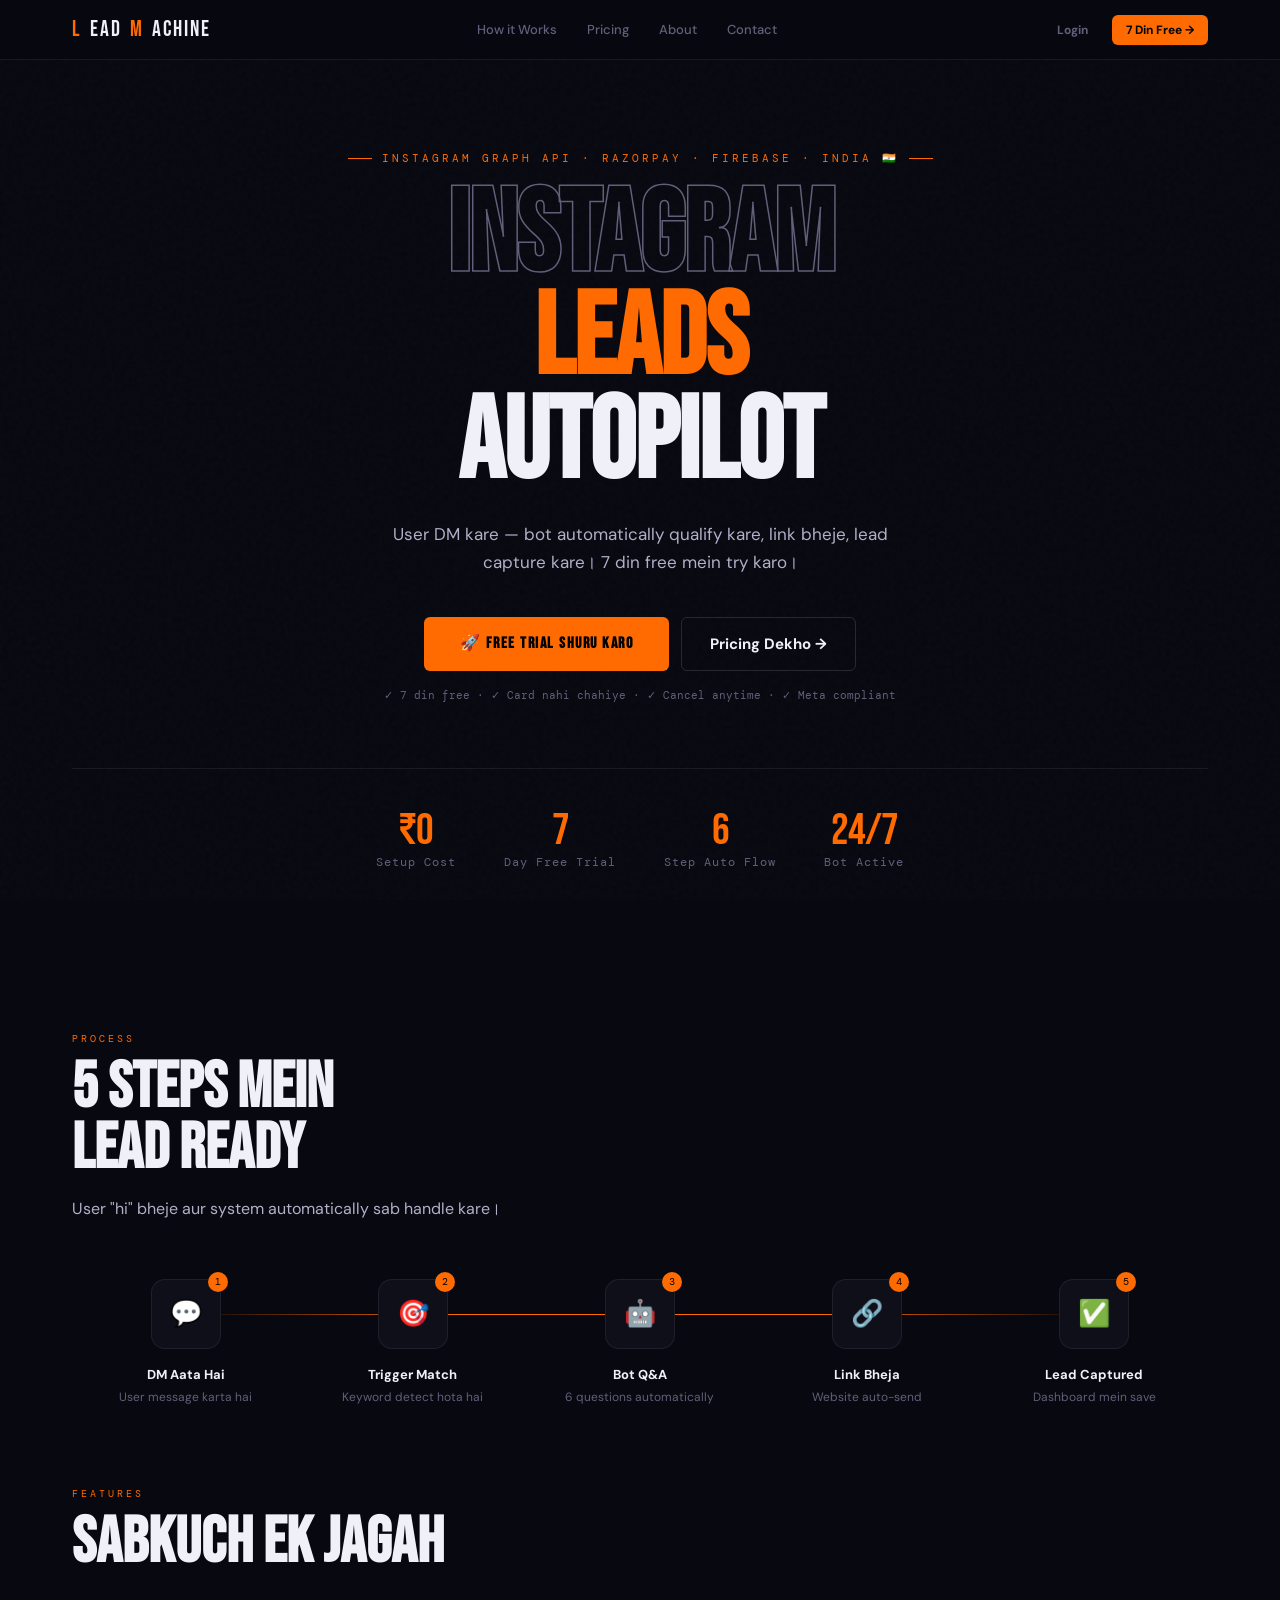
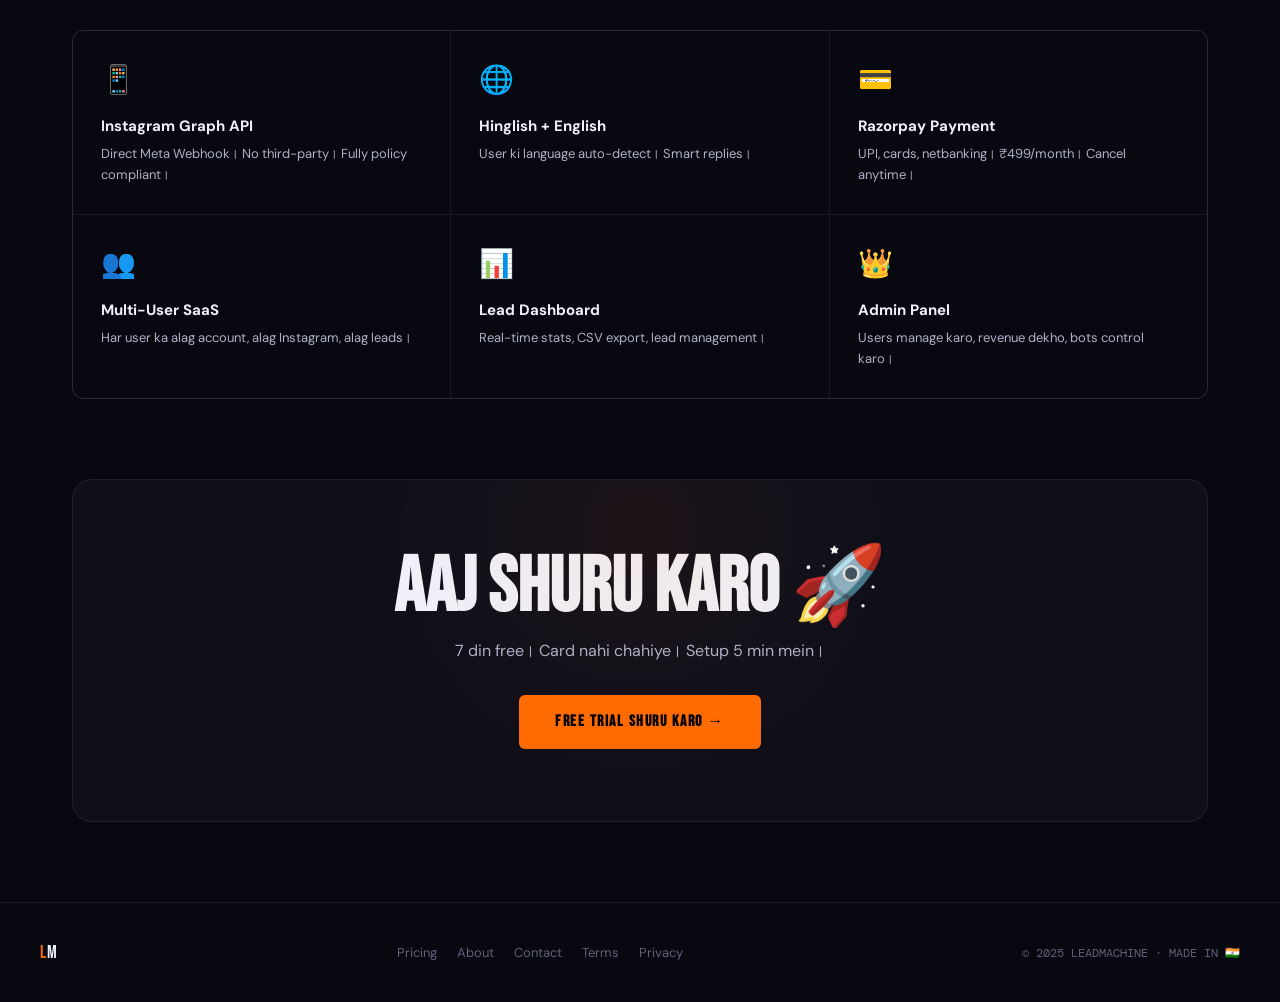
<file: index.html>
<!DOCTYPE html>
<html lang="en">
<head>
  <meta charset="UTF-8"><meta name="viewport" content="width=device-width, initial-scale=1.0">
  <title>LeadMachine — Instagram DM Automation for India</title>
  <meta name="description" content="Instagram DMs automatically leads mein convert karo. 7 din free trial. Made in India.">
  <link rel="stylesheet" href="assets/global.css">
  <style>
    .hero{padding:90px 0 80px;text-align:center}
    .eyebrow{font-family:'DM Mono',monospace;font-size:11px;letter-spacing:3px;text-transform:uppercase;color:var(--saffron);margin-bottom:18px;display:flex;align-items:center;justify-content:center;gap:10px}
    .eyebrow::before,.eyebrow::after{content:'';width:24px;height:1px;background:var(--saffron)}
    h1.big{font-family:'Bebas Neue',sans-serif;font-size:clamp(60px,9vw,120px);line-height:.9;letter-spacing:-1px;margin-bottom:24px}
    h1.big .o{color:var(--saffron)} h1.big .dim{-webkit-text-stroke:1.5px var(--w3);color:transparent}
    .hero-sub{font-size:17px;color:var(--w2);max-width:500px;margin:0 auto 40px;line-height:1.7}
    .hero-actions{display:flex;gap:12px;justify-content:center;flex-wrap:wrap}
    .hero-note{font-family:'DM Mono',monospace;font-size:11px;color:var(--w3);margin-top:16px}
    .stats-row{display:flex;gap:48px;justify-content:center;margin-top:64px;padding-top:40px;border-top:1px solid var(--edge);flex-wrap:wrap}
    .stat-num{font-family:'Bebas Neue',sans-serif;font-size:44px;color:var(--saffron);letter-spacing:-1px;line-height:1}
    .stat-lbl{font-size:12px;color:var(--w3);font-family:'DM Mono',monospace;letter-spacing:1px}
    .section{padding:80px 0}
    .sec-tag{font-family:'DM Mono',monospace;font-size:10px;letter-spacing:3px;text-transform:uppercase;color:var(--saffron);display:block;margin-bottom:12px}
    .sec-h{font-family:'Bebas Neue',sans-serif;font-size:clamp(36px,5vw,64px);line-height:.95;margin-bottom:16px}
    .sec-sub{font-size:16px;color:var(--w2);max-width:480px;line-height:1.7}
    .steps-grid{display:grid;grid-template-columns:repeat(5,1fr);gap:0;margin-top:56px;position:relative}
    .steps-grid::after{content:'';position:absolute;top:35px;left:10%;right:10%;height:1px;background:linear-gradient(90deg,transparent,var(--saffron) 30%,var(--saffron) 70%,transparent)}
    .step{text-align:center;padding:0 12px;position:relative;z-index:1}
    .step-node{width:70px;height:70px;border-radius:14px;margin:0 auto 16px;background:var(--ink2);border:1px solid var(--edge);display:grid;place-items:center;font-size:26px;transition:all .3s;position:relative}
    .step:hover .step-node{border-color:var(--saffron);box-shadow:0 0 30px rgba(255,107,0,.2);transform:translateY(-6px)}
    .step-n{position:absolute;top:-8px;right:-8px;width:20px;height:20px;border-radius:50%;background:var(--saffron);color:#000;font-family:'DM Mono',monospace;font-size:10px;display:grid;place-items:center}
    .step-lbl{font-size:13px;font-weight:700;margin-bottom:4px} .step-sub{font-size:12px;color:var(--w3)}
    .feat-grid{display:grid;grid-template-columns:repeat(3,1fr);gap:1px;background:var(--edge);border:1px solid var(--edge);border-radius:var(--r2);overflow:hidden;margin-top:56px}
    .feat-cell{background:var(--ink);padding:28px;transition:background .2s}
    .feat-cell:hover{background:var(--ink2)}
    .feat-icon{font-size:28px;margin-bottom:14px} .feat-title{font-size:15px;font-weight:700;margin-bottom:7px} .feat-desc{font-size:13px;color:var(--w2);line-height:1.6}
    .cta-wrap{padding:0 0 80px}
    .cta-box{background:var(--ink2);border:1px solid var(--edge);border-radius:20px;padding:72px 40px;text-align:center;position:relative;overflow:hidden}
    .cta-box::before{content:'';position:absolute;width:500px;height:500px;border-radius:50%;top:-200px;left:50%;transform:translateX(-50%);background:radial-gradient(circle,rgba(255,107,0,.06),transparent 70%)}
    .cta-box h2{font-family:'Bebas Neue',sans-serif;font-size:clamp(40px,6vw,80px);line-height:.95;margin-bottom:14px}
    .cta-box p{font-size:16px;color:var(--w2);margin-bottom:32px}
    @media(max-width:900px){.steps-grid{grid-template-columns:repeat(2,1fr);gap:24px}.steps-grid::after{display:none}.feat-grid{grid-template-columns:1fr}}
  </style>
</head>
<body>
<nav class="navbar z1">
  <div class="nav-inner">
    <a href="index.html" class="nav-logo"><span class="o">L</span>EAD<span class="o">M</span>ACHINE</a>
    <div class="nav-links">
      <a href="#how" class="nav-link">How it Works</a>
      <a href="pages/pricing.html" class="nav-link">Pricing</a>
      <a href="pages/about.html" class="nav-link">About</a>
      <a href="pages/contact.html" class="nav-link">Contact</a>
    </div>
    <div class="nav-right">
      <a href="pages/login.html" class="btn btn-ghost btn-sm">Login</a>
      <a href="pages/signup.html" class="btn btn-primary btn-sm">7 Din Free →</a>
    </div>
  </div>
</nav>
<main class="z1">
  <div class="hero">
    <div class="wrap">
      <div class="eyebrow rise">Instagram Graph API · Razorpay · Firebase · India 🇮🇳</div>
      <h1 class="big rise d1"><span class="dim">INSTAGRAM</span><br><span class="o">LEADS</span><br>AUTOPILOT</h1>
      <p class="hero-sub rise d2">User DM kare — bot automatically qualify kare, link bheje, lead capture kare। 7 din free mein try karo।</p>
      <div class="hero-actions rise d3">
        <a href="pages/signup.html" class="btn btn-primary btn-xl">🚀 FREE TRIAL SHURU KARO</a>
        <a href="pages/pricing.html" class="btn btn-outline btn-lg">Pricing Dekho →</a>
      </div>
      <div class="hero-note rise d4">✓ 7 din free · ✓ Card nahi chahiye · ✓ Cancel anytime · ✓ Meta compliant</div>
      <div class="stats-row rise d5">
        <div><div class="stat-num">₹0</div><div class="stat-lbl">Setup Cost</div></div>
        <div><div class="stat-num">7</div><div class="stat-lbl">Day Free Trial</div></div>
        <div><div class="stat-num">6</div><div class="stat-lbl">Step Auto Flow</div></div>
        <div><div class="stat-num">24/7</div><div class="stat-lbl">Bot Active</div></div>
      </div>
    </div>
  </div>
  <section class="section" id="how">
    <div class="wrap">
      <span class="sec-tag">Process</span>
      <h2 class="sec-h">5 STEPS MEIN<br>LEAD READY</h2>
      <p class="sec-sub">User "hi" bheje aur system automatically sab handle kare।</p>
      <div class="steps-grid">
        <div class="step rise d1"><div class="step-node"><span class="step-n">1</span>💬</div><div class="step-lbl">DM Aata Hai</div><div class="step-sub">User message karta hai</div></div>
        <div class="step rise d2"><div class="step-node"><span class="step-n">2</span>🎯</div><div class="step-lbl">Trigger Match</div><div class="step-sub">Keyword detect hota hai</div></div>
        <div class="step rise d3"><div class="step-node"><span class="step-n">3</span>🤖</div><div class="step-lbl">Bot Q&A</div><div class="step-sub">6 questions automatically</div></div>
        <div class="step rise d4"><div class="step-node"><span class="step-n">4</span>🔗</div><div class="step-lbl">Link Bheja</div><div class="step-sub">Website auto-send</div></div>
        <div class="step rise d5"><div class="step-node"><span class="step-n">5</span>✅</div><div class="step-lbl">Lead Captured</div><div class="step-sub">Dashboard mein save</div></div>
      </div>
    </div>
  </section>
  <section class="section" style="padding-top:0">
    <div class="wrap">
      <span class="sec-tag">Features</span>
      <h2 class="sec-h">SABKUCH EK JAGAH</h2>
      <div class="feat-grid">
        <div class="feat-cell rise d1"><div class="feat-icon">📱</div><div class="feat-title">Instagram Graph API</div><div class="feat-desc">Direct Meta Webhook। No third-party। Fully policy compliant।</div></div>
        <div class="feat-cell rise d2"><div class="feat-icon">🌐</div><div class="feat-title">Hinglish + English</div><div class="feat-desc">User ki language auto-detect। Smart replies।</div></div>
        <div class="feat-cell rise d3"><div class="feat-icon">💳</div><div class="feat-title">Razorpay Payment</div><div class="feat-desc">UPI, cards, netbanking। ₹499/month। Cancel anytime।</div></div>
        <div class="feat-cell rise d1"><div class="feat-icon">👥</div><div class="feat-title">Multi-User SaaS</div><div class="feat-desc">Har user ka alag account, alag Instagram, alag leads।</div></div>
        <div class="feat-cell rise d2"><div class="feat-icon">📊</div><div class="feat-title">Lead Dashboard</div><div class="feat-desc">Real-time stats, CSV export, lead management।</div></div>
        <div class="feat-cell rise d3"><div class="feat-icon">👑</div><div class="feat-title">Admin Panel</div><div class="feat-desc">Users manage karo, revenue dekho, bots control karo।</div></div>
      </div>
    </div>
  </section>
  <div class="cta-wrap"><div class="wrap"><div class="cta-box rise">
    <h2>AAJ SHURU KARO 🚀</h2>
    <p>7 din free। Card nahi chahiye। Setup 5 min mein।</p>
    <a href="pages/signup.html" class="btn btn-primary btn-xl">FREE TRIAL SHURU KARO →</a>
  </div></div></div>
</main>
<footer class="footer z1">
  <div class="footer-inner">
    <div class="footer-logo"><span class="o">L</span>M</div>
    <div class="footer-links">
      <a href="pages/pricing.html" class="footer-link">Pricing</a>
      <a href="pages/about.html" class="footer-link">About</a>
      <a href="pages/contact.html" class="footer-link">Contact</a>
      <a href="pages/terms.html" class="footer-link">Terms</a>
      <a href="pages/privacy.html" class="footer-link">Privacy</a>
    </div>
    <div class="footer-copy">© 2025 LEADMACHINE · MADE IN 🇮🇳</div>
  </div>
</footer>
</body>
</html>
</file>
<file: assets/global.css>
@import url('https://fonts.googleapis.com/css2?family=Bebas+Neue&family=DM+Sans:ital,opsz,wght@0,9..40,300;0,9..40,400;0,9..40,500;0,9..40,700;1,9..40,400&family=DM+Mono:wght@400;500&display=swap');

:root {
  --ink:#080810; --ink2:#0f0f1a; --ink3:#171724; --edge:rgba(255,255,255,0.07); --edge2:rgba(255,255,255,0.13);
  --saffron:#ff6b00; --saffron2:#ff8c38; --saffron-dim:rgba(255,107,0,0.1); --saffron-glow:0 0 40px rgba(255,107,0,0.2);
  --green:#00ff88; --red:#ff3b3b; --blue:#4f8cff; --gold:#ffd700;
  --w:#f0f0f8; --w2:#b0b0c8; --w3:#60607a;
  --r:6px; --r2:12px; --r3:20px;
}
*,*::before,*::after{box-sizing:border-box;margin:0;padding:0}
html{scroll-behavior:smooth}
body{font-family:'DM Sans',sans-serif;background:var(--ink);color:var(--w);min-height:100vh;-webkit-font-smoothing:antialiased;line-height:1.5}
body::before{content:'';position:fixed;inset:0;z-index:0;pointer-events:none;opacity:.025;background-image:url("data:image/svg+xml,%3Csvg viewBox='0 0 256 256' xmlns='http://www.w3.org/2000/svg'%3E%3Cfilter id='n'%3E%3CfeTurbulence type='fractalNoise' baseFrequency='.75' numOctaves='4' stitchTiles='stitch'/%3E%3C/filter%3E%3Crect width='100%25' height='100%25' filter='url(%23n)'/%3E%3C/svg%3E")}
.z1{position:relative;z-index:1}
.wrap{max-width:1200px;margin:0 auto;padding:0 32px}
.wrap-sm{max-width:480px;margin:0 auto;padding:0 24px}

/* Navbar */
.navbar{position:sticky;top:0;z-index:300;border-bottom:1px solid var(--edge);background:rgba(8,8,16,0.9);backdrop-filter:blur(20px);height:60px;display:flex;align-items:center}
.nav-inner{max-width:1200px;margin:0 auto;padding:0 32px;width:100%;display:flex;align-items:center;justify-content:space-between}
.nav-logo{font-family:'Bebas Neue',sans-serif;font-size:22px;letter-spacing:2px;color:var(--w);text-decoration:none;display:flex;align-items:center;gap:8px}
.nav-logo .o{color:var(--saffron)}
.nav-links{display:flex;gap:2px}
.nav-link{font-size:13px;font-weight:500;color:var(--w3);text-decoration:none;padding:6px 14px;border-radius:var(--r);transition:all .15s}
.nav-link:hover{color:var(--w);background:var(--ink3)}
.nav-link.active{color:var(--saffron)}
.nav-right{display:flex;align-items:center;gap:10px}
@media(max-width:768px){.nav-links{display:none}.wrap{padding:0 16px}}

/* Buttons */
.btn{display:inline-flex;align-items:center;justify-content:center;gap:8px;font-family:'DM Sans',sans-serif;font-weight:700;font-size:14px;border:none;cursor:pointer;text-decoration:none;border-radius:var(--r);padding:9px 20px;transition:all .15s;white-space:nowrap}
.btn-primary{background:var(--saffron);color:#000}
.btn-primary:hover{background:var(--saffron2);box-shadow:0 4px 24px rgba(255,107,0,.4);transform:translateY(-1px)}
.btn-outline{background:transparent;color:var(--w);border:1px solid var(--edge2)}
.btn-outline:hover{border-color:var(--saffron);color:var(--saffron)}
.btn-ghost{background:transparent;color:var(--w3)}
.btn-ghost:hover{color:var(--w);background:var(--ink3)}
.btn-danger{background:rgba(255,59,59,.1);color:var(--red);border:1px solid rgba(255,59,59,.2)}
.btn-sm{padding:6px 14px;font-size:12px}
.btn-lg{padding:13px 28px;font-size:15px}
.btn-xl{padding:15px 36px;font-size:16px;font-family:'Bebas Neue',sans-serif;letter-spacing:1.5px}
.btn-full{width:100%}
.btn:disabled{opacity:.4;cursor:not-allowed;transform:none!important}

/* Forms */
.form-group{margin-bottom:18px}
.form-label{display:block;margin-bottom:7px;font-size:11px;font-weight:700;letter-spacing:1.5px;text-transform:uppercase;color:var(--w3)}
.form-input,.form-select,.form-textarea{width:100%;background:var(--ink2);border:1px solid var(--edge2);border-radius:var(--r);padding:11px 14px;color:var(--w);font-family:'DM Sans',sans-serif;font-size:14px;outline:none;transition:border-color .15s,box-shadow .15s}
.form-input:focus,.form-select:focus,.form-textarea:focus{border-color:var(--saffron);box-shadow:0 0 0 3px rgba(255,107,0,.08)}
.form-input::placeholder,.form-textarea::placeholder{color:var(--w3)}
.form-textarea{resize:vertical;min-height:100px;line-height:1.6}
.form-hint{color:var(--w3);font-size:12px;margin-top:5px}
.form-error{color:var(--red);font-size:12px;margin-top:5px}

/* Cards & Panels */
.card{background:var(--ink2);border:1px solid var(--edge);border-radius:var(--r2)}
.panel{background:var(--ink2);border:1px solid var(--edge);border-radius:var(--r2);overflow:hidden;margin-bottom:20px}
.panel-hdr{display:flex;align-items:center;justify-content:space-between;padding:16px 20px;border-bottom:1px solid var(--edge)}
.panel-title{font-size:13px;font-weight:700}
.panel-body{padding:20px}

/* Badges */
.badge{display:inline-flex;align-items:center;gap:5px;padding:3px 9px;border-radius:4px;font-size:10px;font-weight:700;letter-spacing:1px;text-transform:uppercase}
.badge-green{background:rgba(0,255,136,.08);color:var(--green);border:1px solid rgba(0,255,136,.2)}
.badge-saffron{background:var(--saffron-dim);color:var(--saffron);border:1px solid rgba(255,107,0,.25)}
.badge-red{background:rgba(255,59,59,.08);color:var(--red);border:1px solid rgba(255,59,59,.2)}
.badge-grey{background:var(--ink3);color:var(--w3);border:1px solid var(--edge)}
.badge-gold{background:rgba(255,215,0,.08);color:var(--gold);border:1px solid rgba(255,215,0,.2)}

/* Alerts */
.alert{padding:12px 16px;border-radius:var(--r);font-size:13px;margin-bottom:16px;line-height:1.5}
.alert-error{background:rgba(255,59,59,.06);border:1px solid rgba(255,59,59,.2);color:#ff7070}
.alert-success{background:rgba(0,255,136,.06);border:1px solid rgba(0,255,136,.2);color:var(--green)}
.alert-info{background:var(--saffron-dim);border:1px solid rgba(255,107,0,.2);color:var(--saffron2)}

/* Dividers */
.divider{height:1px;background:var(--edge);margin:20px 0}
.divider-or{display:flex;align-items:center;gap:12px;color:var(--w3);font-size:11px;font-weight:700;letter-spacing:1px;text-transform:uppercase;margin:20px 0}
.divider-or::before,.divider-or::after{content:'';flex:1;height:1px;background:var(--edge)}

/* Status */
.dot-live{width:8px;height:8px;border-radius:50%;background:var(--green);box-shadow:0 0 8px var(--green);display:inline-block;animation:blink 2s ease-in-out infinite}
.dot-off{width:8px;height:8px;border-radius:50%;background:var(--edge2);display:inline-block}
@keyframes blink{0%,100%{opacity:1}50%{opacity:.4}}

/* Loader */
.spinner{width:16px;height:16px;border-radius:50%;border:2px solid rgba(255,255,255,.15);border-top-color:#fff;animation:spin .65s linear infinite;display:inline-block}
@keyframes spin{to{transform:rotate(360deg)}}

/* Toast */
#toast-area{position:fixed;bottom:24px;right:24px;z-index:9999;display:flex;flex-direction:column;gap:8px}
.toast{background:var(--ink3);border:1px solid var(--edge2);border-radius:var(--r2);padding:13px 18px;font-size:13px;color:var(--w);box-shadow:0 8px 30px rgba(0,0,0,.5);animation:toastPop .25s ease;max-width:300px;line-height:1.5}
.toast.success{border-left:3px solid var(--green)}
.toast.error{border-left:3px solid var(--red)}
.toast.info{border-left:3px solid var(--saffron)}
@keyframes toastPop{from{opacity:0;transform:translateY(6px)}to{opacity:1;transform:translateY(0)}}

/* Animations */
@keyframes riseUp{from{opacity:0;transform:translateY(24px)}to{opacity:1;transform:translateY(0)}}
@keyframes fadeIn{from{opacity:0}to{opacity:1}}
.rise{animation:riseUp .45s cubic-bezier(.22,1,.36,1) both}
.fade{animation:fadeIn .3s ease both}
.d1{animation-delay:.05s}.d2{animation-delay:.1s}.d3{animation-delay:.15s}
.d4{animation-delay:.2s}.d5{animation-delay:.25s}.d6{animation-delay:.3s}

/* Footer */
.footer{border-top:1px solid var(--edge);padding:36px 32px;margin-top:auto}
.footer-inner{max-width:1200px;margin:0 auto;display:flex;align-items:center;justify-content:space-between;flex-wrap:wrap;gap:16px}
.footer-logo{font-family:'Bebas Neue',sans-serif;font-size:18px;letter-spacing:1px}
.footer-logo .o{color:var(--saffron)}
.footer-links{display:flex;gap:20px;flex-wrap:wrap}
.footer-link{color:var(--w3);text-decoration:none;font-size:13px;transition:color .15s}
.footer-link:hover{color:var(--w2)}
.footer-copy{color:var(--w3);font-size:12px;font-family:'DM Mono',monospace}
::-webkit-scrollbar{width:5px}
::-webkit-scrollbar-thumb{background:var(--edge2);border-radius:3px}
</file>
